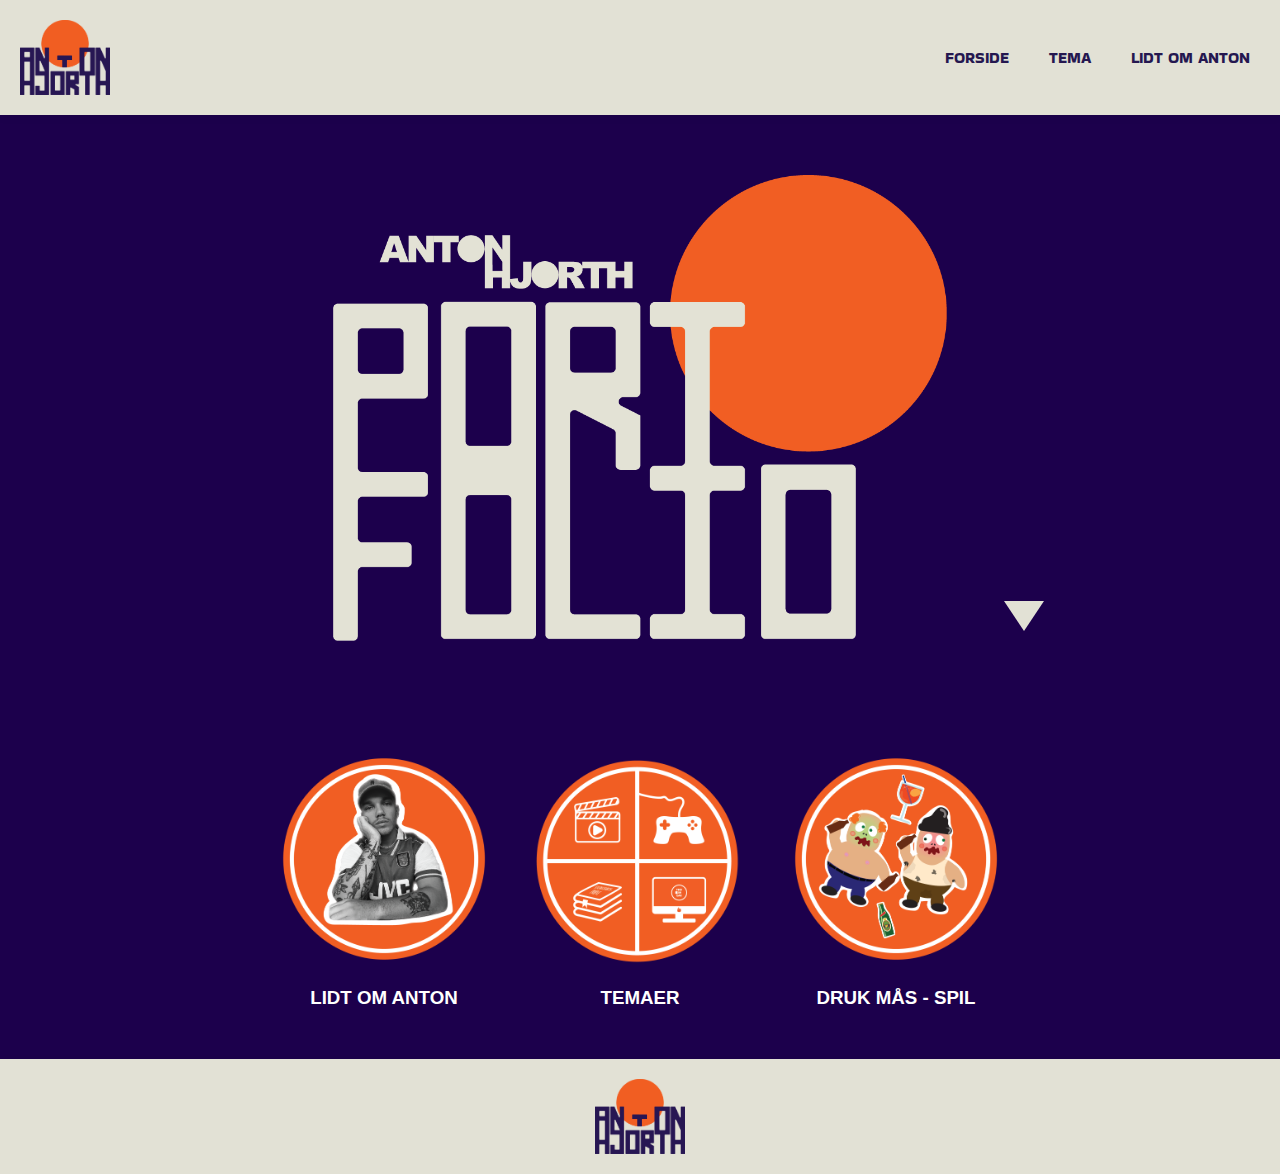
<file: index.html>
<!DOCTYPE html>
<html lang="da">

<head>
    <meta charset="UTF-8">
    <meta http-equiv="X-UA-Compatible" content="IE=edge">
    <meta name="viewport" content="width=device-width, initial-scale=1.0">
    <link rel="icon" href="billeder/fav_icon.webp" type="image/x-icon">
    <link rel="shortcut icon" href="billeder/fav_icon.webp" type="image/x-icon">
    <link rel="stylesheet" href="menu.css">
    <link rel="stylesheet" href="general.css">
    <link rel="stylesheet" href="index.css">
    <link rel="preconnect" href="https://fonts.googleapis.com">
    <link rel="preconnect" href="https://fonts.gstatic.com" crossorigin>
    <link href="https://fonts.googleapis.com/css2?family=Bakbak+One&display=swap" rel="stylesheet">
    <title>Forside</title>

</head>

<body>
    <header>
        <div class="logo">
            <a href="/">
                <img src="billeder/logo_ide2.webp" alt="Logo">
            </a>
        </div>
        <nav>
            <ul class="menu">
                <li><a href="index.html">FORSIDE</a></li>
                <li class="dropdown" id="temaDropdown">
                    <a href="tema.html">TEMA</a>
                    <div class="dropdown-content">
                        <a href="tema2.html">STUDIESTARTSPRØVE</a>
                        <a href="tema3.html">UX/UI</a>
                        <a href="tema4.html">ANIMATION</a>
                        <a href="tema5.html">INDHOLD</a>
                    </div>
                </li>
                <li><a href="ommig.html">LIDT OM ANTON</a></li>
            </ul>
            <div class="burger">
                <div class="line"></div>
                <div class="line"></div>
                <div class="line"></div>
            </div>
        </nav>
    </header>
    <main>

        <div class="forside_logo">
            <img src="billeder/forside_logo3.webp" alt="">
        </div>

        <div class="kig_ned_pil"></div>

        <div class="tema_box_container">
            <div class="#"> </div>
            <div class="tema_box">
                <div class="tema_ikon">
                    <a href="ommig.html">
                        <img src="billeder/anton_box.webp" alt="Billede af Anton Hjorth"></a>
                </div>
                <h3>LIDT OM ANTON</h3>
            </div>

            <div class="display_none">
                <h1>⦁⦿⦁</h1>
            </div>

            <div class="tema_box">
                <div class="tema_ikon">
                    <a href="tema.html">
                        <img src="billeder/temaer.webp" alt="tema 3 ikon">
                    </a>
                </div>

                <h3>TEMAER</h3>
            </div>

            <div class="display_none">
                <h1>⦁⦿⦁</h1>
            </div>

            <div class="tema_box">
                <div class="tema_ikon">
                    <a href="https://deerbuster.dk/kea/04_animation/website/spil.html" target="_blank">
                        <img src="billeder/druk_mas_ikon.webp" alt="Druk Mås ikon">
                    </a>
                </div>

                <h3>DRUK MÅS - SPIL</h3>
            </div>

            <div class="display_none">
                <h1>⦁⦿⦁</h1>
            </div>
        </div>
    </main>

    <footer>
        <div class="logo">
            <a href="index.html">
                <img src="billeder/logo_ide2.webp" alt="Logo">
            </a>
        </div>
    </footer>

    <script src="menu.js"></script>
</body>

</html>
</file>
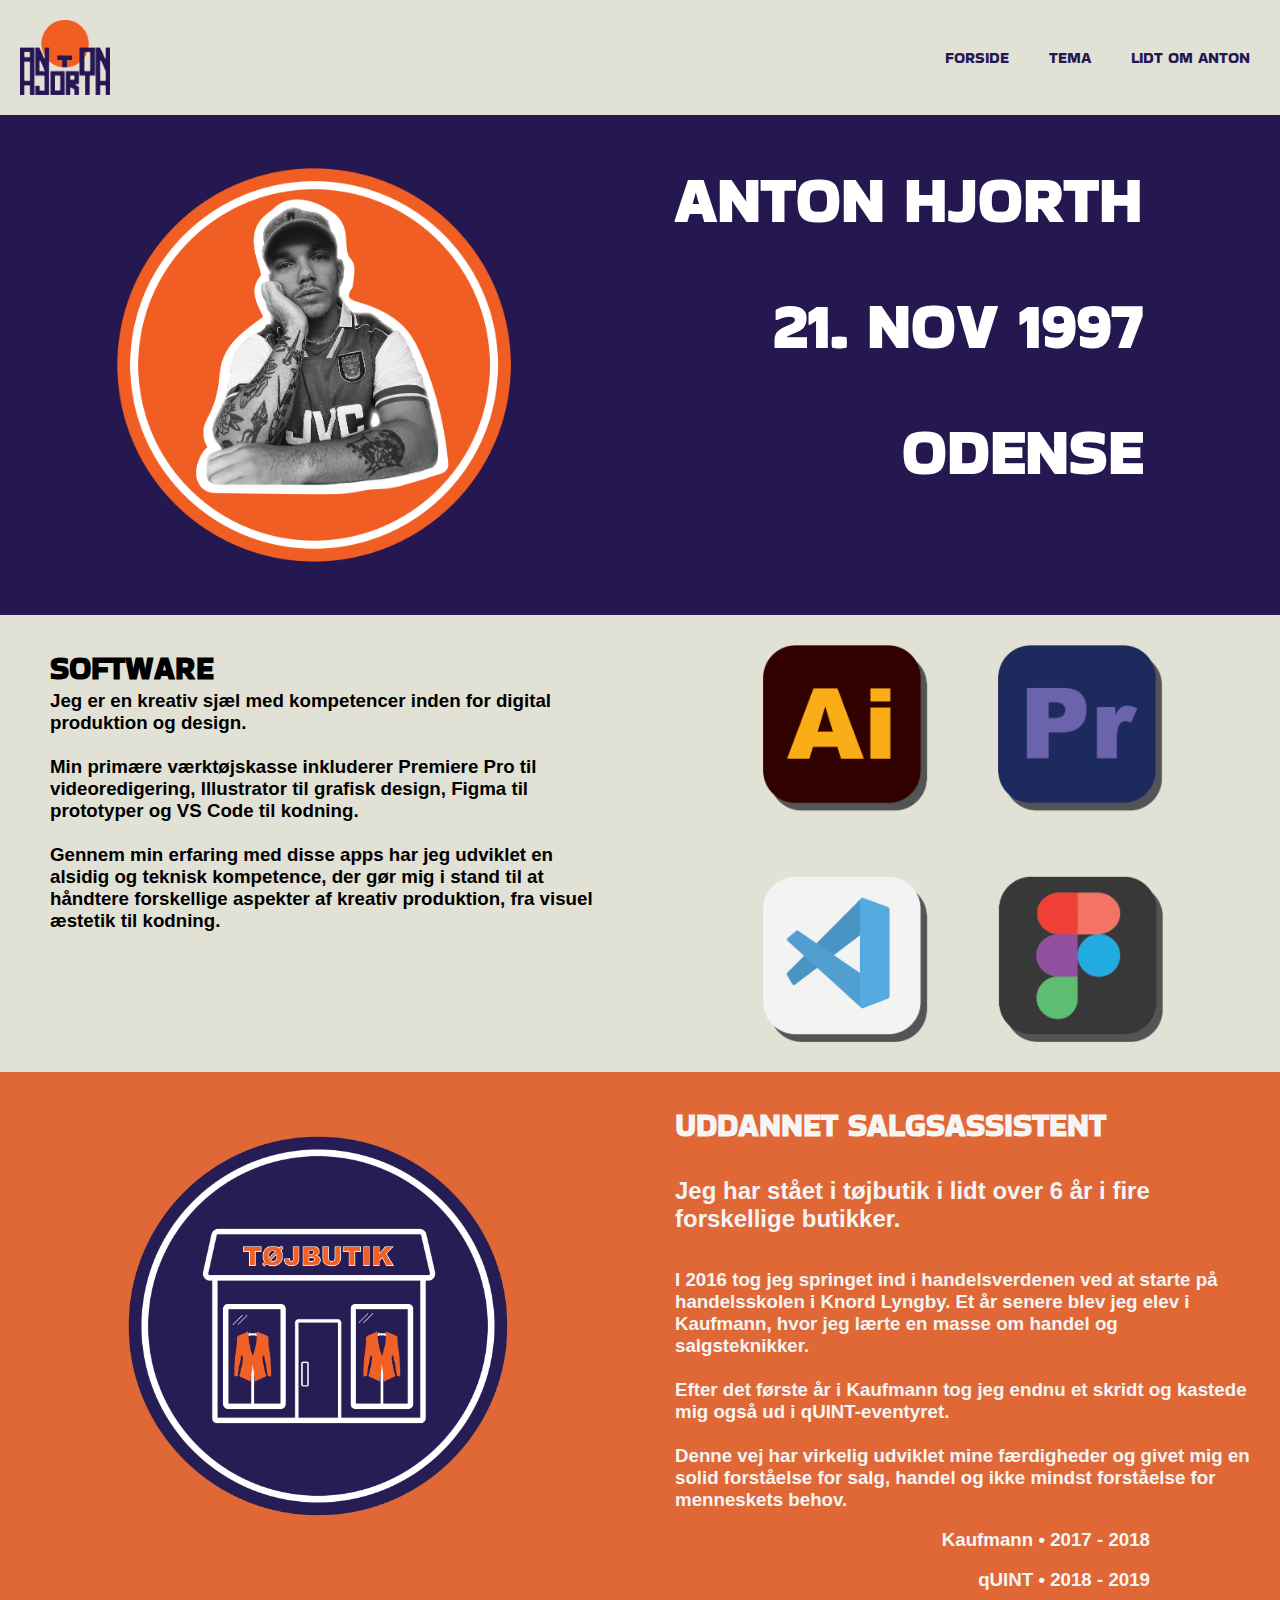
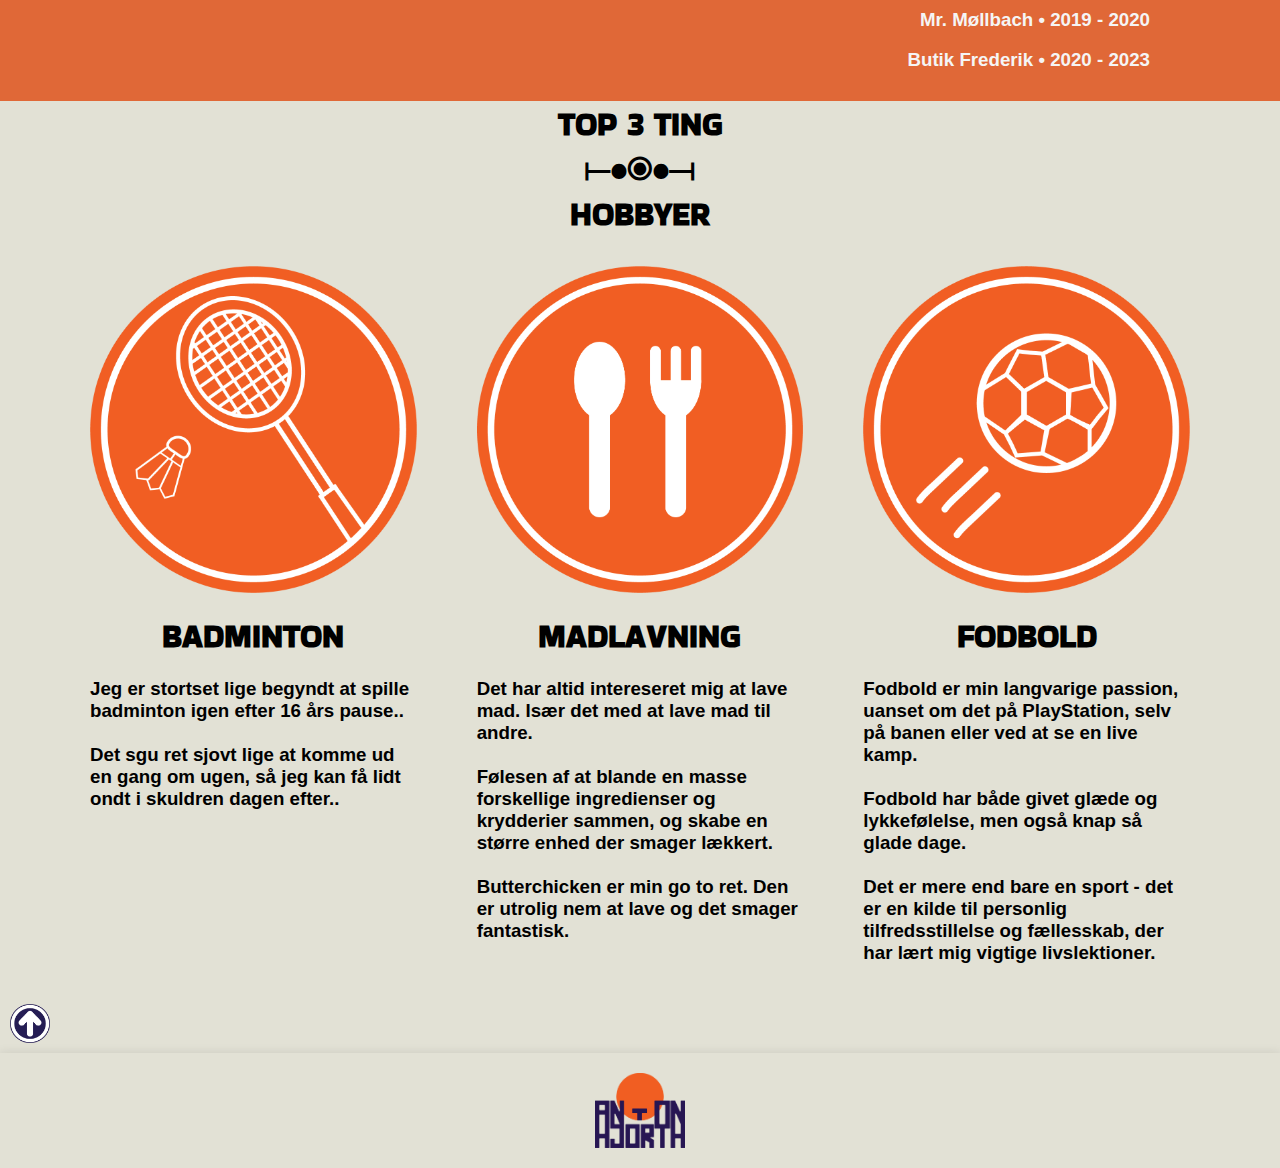
<file: ommig.html>
<!DOCTYPE html>
<html lang="da">

<head>
    <meta charset="UTF-8">
    <meta http-equiv="X-UA-Compatible" content="IE=edge">
    <meta name="viewport" content="width=device-width, initial-scale=1.0">
    <link rel="icon" href="billeder/fav_icon.webp" type="image/x-icon">
    <link rel="shortcut icon" href="billeder/fav_icon.webp" type="image/x-icon">
    <link rel="stylesheet" href="menu.css">
    <link rel="stylesheet" href="general.css">
    <link rel="stylesheet" href="ommig.css">
    <link rel="preconnect" href="https://fonts.googleapis.com">
    <link rel="preconnect" href="https://fonts.gstatic.com" crossorigin>
    <link href="https://fonts.googleapis.com/css2?family=Bakbak+One&display=swap" rel="stylesheet">
    <title>Om mig</title>

</head>

<body>
    <header>
        <div class="logo">
            <a href="index.html">
                <img src="billeder/logo_ide2.webp" alt="Logo">
            </a>
        </div>

        <nav>
            <ul class="menu">
                <li><a href="index.html">FORSIDE</a></li>
                <li class="dropdown">
                    <a href="tema.html">TEMA</a>
                    <div class="dropdown-content">
                        <a href="tema2.html">STUDIESTARTSPRØVE</a>
                        <a href="tema3.html">UX/UI</a>
                        <a href="tema4.html">ANIMATION</a>
                        <a href="tema5.html">INDHOLD</a>
                    </div>
                </li>
                <li><a href="ommig.html">LIDT OM ANTON</a></li>
            </ul>
            <div class="burger">
                <div class="line"></div>
                <div class="line"></div>
                <div class="line"></div>
            </div>
        </nav>
    </header>
    <main>
        <div class="info_container">
            <div class="anton">
                <img src="billeder/anton_box.webp" alt="Anton Hjorth">
            </div>
            <div class="navn">
                <h1>ANTON HJORTH</h1>
                <br>
                <h1>21. NOV 1997</h1>
                <br>
                <h1>ODENSE</h1>
            </div>
        </div>

        <div class="kompetencer_container">
            <div class="kompetencer_text">
                <h1>SOFTWARE</h1>

                <h3>Jeg er en kreativ sjæl med kompetencer inden for digital produktion og design.
                    <br><br>
                    Min primære værktøjskasse inkluderer Premiere Pro til videoredigering, Illustrator til grafisk
                    design,
                    Figma til
                    prototyper og VS Code til kodning.
                    <br><br>
                    Gennem min erfaring med disse apps har jeg udviklet en alsidig og teknisk kompetence, der gør mig i
                    stand til at
                    håndtere forskellige aspekter af kreativ produktion, fra visuel æstetik til kodning.
                </h3>
            </div>
            <div class="ikoner">
                <img src="billeder/ikoner.webp" alt="ikoner semi redesign">
            </div>
            <div class="ikoner_inline">
                <img src="billeder/ikoner_inline.webp" alt="ikoner semi redesign">
            </div>
        </div>


        <div class="uddannelse_container">
            <div class="tojbutik">
                <img src="billeder/tojbutik.webp" alt="Tøjbutik ikon">
            </div>
            <div class="uddannelse_text">
                <h1>UDDANNET SALGSASSISTENT</h1>
                <div class="year6">
                    <h2>Jeg har stået i tøjbutik i lidt
                        over 6 år i fire forskellige butikker.</h2>
                </div>
                <br><br>
                <h3>I 2016 tog jeg springet ind i handelsverdenen ved at starte på handelsskolen i Knord Lyngby. Et år
                    senere blev jeg elev
                    i Kaufmann, hvor jeg lærte en masse om handel og salgsteknikker.
                    <br><br>
                    Efter det første år i Kaufmann tog
                    jeg endnu et
                    skridt og kastede mig også ud i qUINT-eventyret.
                    <br><br>
                    Denne vej har virkelig udviklet mine færdigheder
                    og givet mig en
                    solid forståelse for salg, handel og ikke mindst forståelse for menneskets behov.
                </h3>
                <br>
                <div class="cv">
                    <h3>Kaufmann • 2017 - 2018</h3>
                    <br>
                    <h3>qUINT • 2018 - 2019</h3>
                    <br>
                    <h3>Mr. Møllbach • 2019 - 2020</h3>
                    <br>
                    <h3>Butik Frederik • 2020 - 2023</h3>
                </div>
            </div>
        </div>

        <div class="top3">
            <h1>TOP 3 TING</h1>
            <h1>⟝⦁⦿⦁⟞</h1>
            <h1>HOBBYER</h1>

            <div class="top3_container">
                <div class="badminton_container">

                    <div class="ikon">
                        <img src="billeder/badminton_ikon.webp" alt="badminton ikon">
                    </div>
                    <div class="top3_overskrift">
                        <h1>BADMINTON</h1>
                    </div>
                    <div class="top3_text">
                        <h3>Jeg er stortset lige begyndt at spille
                            badminton igen efter 16 års pause..
                            <br> <br>
                            Det sgu ret sjovt lige at komme ud
                            en gang om ugen, så jeg kan få lidt ondt i skuldren dagen efter..
                        </h3>
                    </div>
                </div>
                <div class="display_none">
                    <h1>⦁⦿⦁</h1>
                </div>
                <div class="mad_container">
                    <div class="ikon">
                        <img src="billeder/mad_ikon.webp" alt="madlavning ikon">
                    </div>
                    <div class="top3_overskrift">
                        <h1>MADLAVNING</h1>
                    </div>
                    <div class="top3_text">
                        <h3>Det har altid intereseret mig at lave mad. Især det
                            med at lave mad til andre.
                            <br><br>
                            Følesen af at blande en masse forskellige ingredienser og krydderier sammen,
                            og skabe en større enhed der smager lækkert.
                            <br><br>
                            Butterchicken er min go to ret. Den er utrolig nem at lave og det smager fantastisk.
                        </h3>
                    </div>
                </div>
                <div class="display_none">
                    <h1>⦁⦿⦁</h1>
                </div>
                <div class="fodbold_container">
                    <div class="ikon">
                        <img src="billeder/fodbold_ikon.webp" alt="madlavning ikon">
                    </div>
                    <div class="top3_overskrift">
                        <h1>FODBOLD</h1>
                    </div>
                    <div class="top3_text">
                        <h3>Fodbold er min langvarige passion, uanset om det på PlayStation, selv på banen
                            eller ved at se en live kamp.
                            <br> <br>
                            Fodbold har både givet glæde og lykkefølelse, men også knap så glade dage.
                            <br> <br>
                            Det er mere end bare en sport -
                            det er en kilde til personlig tilfredsstillelse og fællesskab, der har lært mig vigtige
                            livslektioner.
                        </h3>
                    </div>
                </div>
            </div>
        </div>
        <div class="top">
            <a href="#top">
                <img src="billeder/pil_op.webp" alt="pil op">
            </a>
        </div>
    </main>
    <footer>
        <div class="logo">
            <a href="index.html">
                <img src="billeder/logo_ide2.webp" alt="Logo">
            </a>
        </div>
    </footer>


    <script src="menu.js"></script>
</body>

</html>
</file>
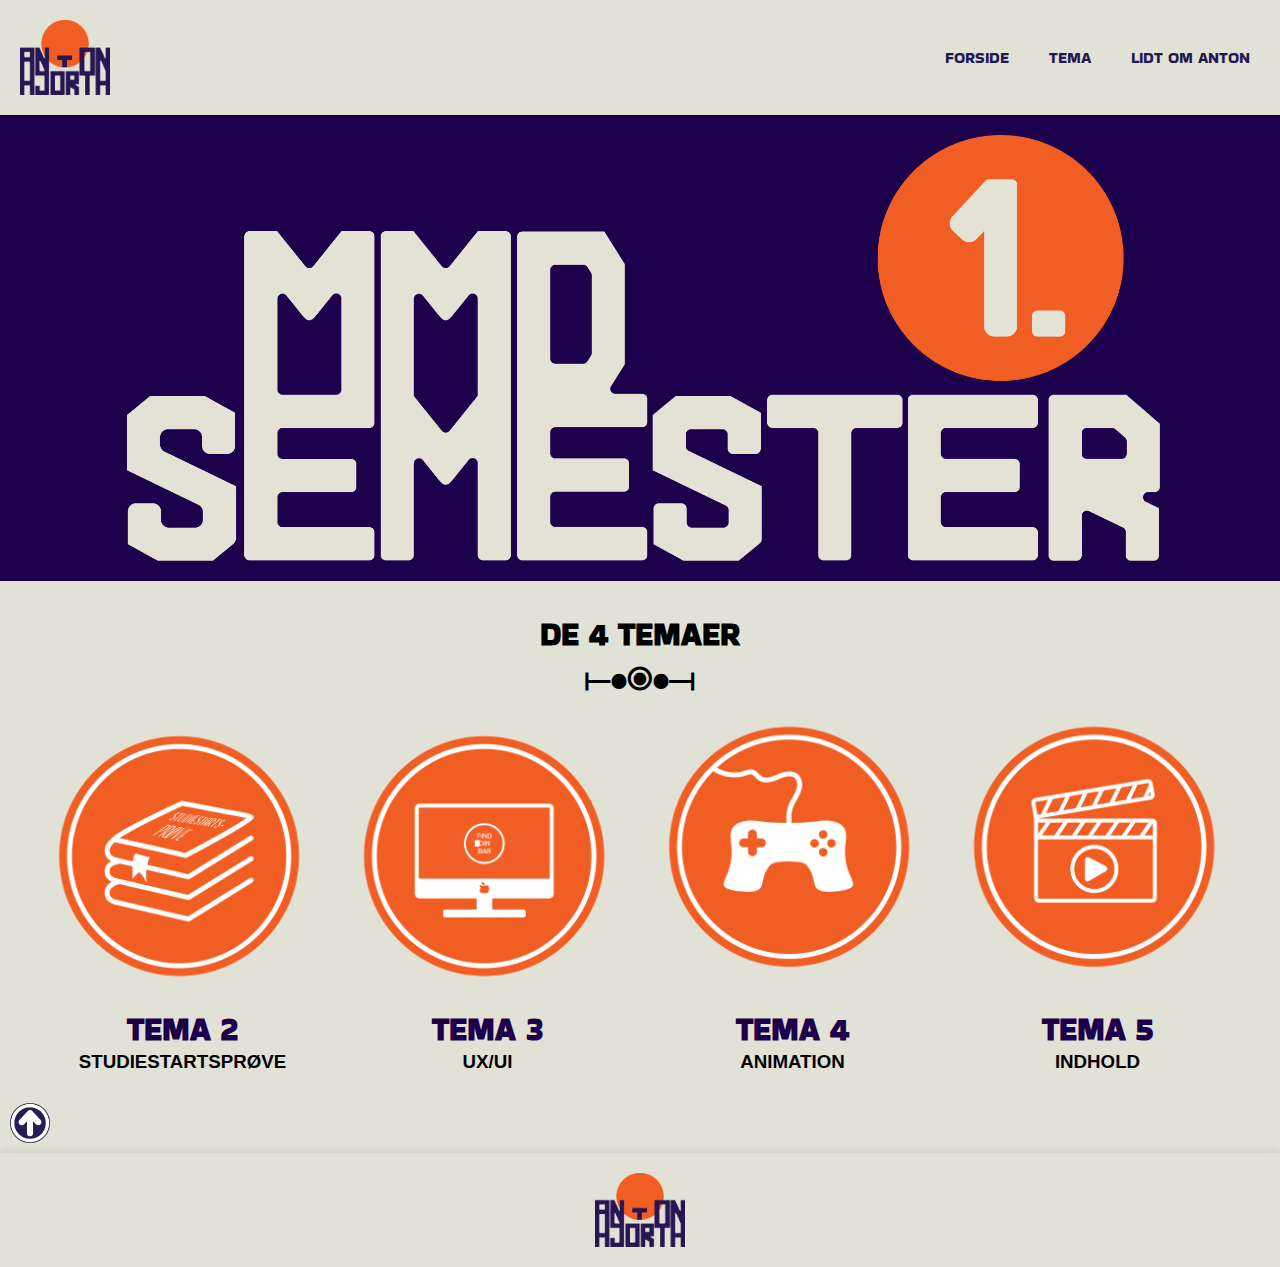
<file: tema.html>
<!DOCTYPE html>
<html lang="da">

<head>
    <meta charset="UTF-8">
    <meta http-equiv="X-UA-Compatible" content="IE=edge">
    <meta name="viewport" content="width=device-width, initial-scale=1.0">
    <link rel="icon" href="billeder/fav_icon.webp" type="image/x-icon">
    <link rel="shortcut icon" href="billeder/fav_icon.webp" type="image/x-icon">
    <link rel="stylesheet" href="menu.css">
    <link rel="stylesheet" href="general.css">
    <link rel="stylesheet" href="tema.css">
    <link rel="preconnect" href="https://fonts.googleapis.com">
    <link rel="preconnect" href="https://fonts.gstatic.com" crossorigin>
    <link href="https://fonts.googleapis.com/css2?family=Bakbak+One&display=swap" rel="stylesheet">
    <title>Tema</title>

</head>

<body>
    <header>
        <div class="logo">
            <a href="index.html">
                <img src="billeder/logo_ide2.webp" alt="Logo">
            </a>
        </div>
        <nav>
            <ul class="menu">
                <li><a href="index.html">FORSIDE</a></li>
                <li class="dropdown">
                    <a href="tema.html">TEMA</a>
                    <div class="dropdown-content">
                        <a href="tema2.html">STUDIESTARTSPRØVE</a>
                        <a href="tema3.html">UX/UI</a>
                        <a href="tema4.html">ANIMATION</a>
                        <a href="tema5.html">INDHOLD</a>
                    </div>
                </li>
                <li><a href="ommig.html">LIDT OM ANTON</a></li>
            </ul>
            <div class="burger">
                <div class="line"></div>
                <div class="line"></div>
                <div class="line"></div>
            </div>
        </nav>
    </header>
    <main>
        <div class="overskrift">
            <!-- <h1>MMD 1. SEMESTER</h1> -->
            <img src="billeder/mmd1.webp" alt="">
        </div>
        <div class="mmd_tema">
            <h1>DE 4 TEMAER</h1>
            <h1>⟝⦁⦿⦁⟞</h1>
        </div>
        <div class="tema_box_container">

            <div class="tema_box">
                <div class="box">
                    <a href="tema2.html">
                        <img src="billeder/studiestarts.webp" alt="studiestartsprøve ikon">
                    </a>
                </div>

                <a href="tema2.html">
                    <h1>TEMA 2</h1>
                </a>
                <h3>STUDIESTARTSPRØVE</h3>
            </div>
            <div class="display_none">
                <h1>⦁⦿⦁</h1>
            </div>
            <div class="tema_box">
                <div class="box">
                    <a href="tema3.html">
                        <img src="billeder/tema3.webp" alt="tema 3 ikon">
                    </a>
                </div>

                <a href="tema3.html">
                    <h1>TEMA 3</h1>
                </a>
                <h3>UX/UI</h3>
            </div>
            <div class="display_none">
                <h1>⦁⦿⦁</h1>
            </div>
            <div class="tema_box">
                <div class="box">
                    <a href="tema4.html">
                        <img src="billeder/tema4.webp" alt="tema 4 ikon">
                    </a>
                </div>
                <a href="tema4.html">
                    <h1>TEMA 4</h1>
                </a>
                <h3>ANIMATION</h3>
            </div>
            <div class="display_none">
                <h1>⦁⦿⦁</h1>
            </div>
            <div class="tema_box">
                <div class="box">
                    <a href="tema5.html">
                        <img src="billeder/tema5.webp" alt="tema 5 ikon">
                    </a>
                </div>
                <a href="tema5.html">
                    <h1>TEMA 5</h1>
                </a>
                <h3>INDHOLD</h3>
            </div>
        </div>
        <div class="top">
            <a href="#top">
                <img src="billeder/pil_op.webp" alt="pil op">
            </a>
        </div>
    </main>

    <footer>
        <div class="logo">
            <a href="index.html">
                <img src="billeder/logo_ide2.webp" alt="Logo">
            </a>
        </div>
    </footer>

    <script src="menu.js"></script>
</body>

</html>
</file>
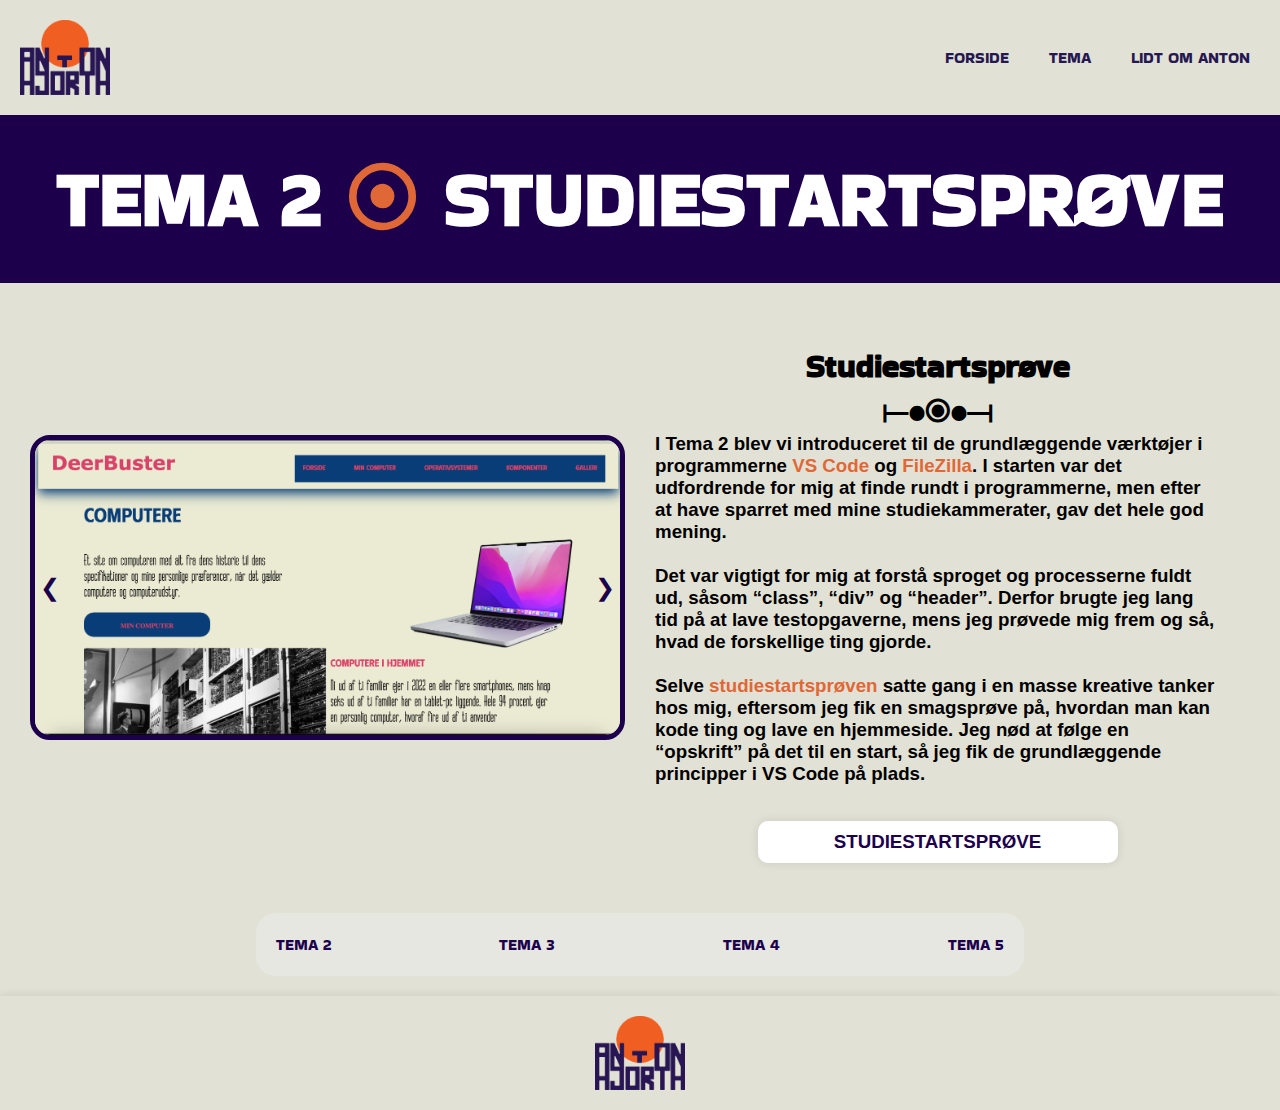
<file: tema2.html>
<!DOCTYPE html>
<html lang="da">

<head>
    <meta charset="UTF-8">
    <meta http-equiv="X-UA-Compatible" content="IE=edge">
    <meta name="viewport" content="width=device-width, initial-scale=1.0">
    <link rel="icon" href="billeder/fav_icon.webp" type="image/x-icon">
    <link rel="shortcut icon" href="billeder/fav_icon.webp" type="image/x-icon">
    <link rel="stylesheet" href="menu.css">
    <link rel="stylesheet" href="general.css">
    <link rel="stylesheet" href="tema_general.css">
    <link rel="preconnect" href="https://fonts.googleapis.com">
    <link rel="preconnect" href="https://fonts.gstatic.com" crossorigin>
    <link href="https://fonts.googleapis.com/css2?family=Bakbak+One&display=swap" rel="stylesheet">
    <title>Tema 2</title>

</head>

<body>
    <header>
        <div class="logo">
            <a href="index.html">
                <img src="billeder/logo_ide2.webp" alt="Logo">
            </a>
        </div>
        <nav>
            <ul class="menu">
                <li><a href="index.html">FORSIDE</a></li>
                <li class="dropdown">
                    <a href="tema.html">TEMA</a>
                    <div class="dropdown-content">
                        <a href="tema2.html">STUDIESTARTSPRØVE</a>
                        <a href="tema3.html">UX/UI</a>
                        <a href="tema4.html">ANIMATION</a>
                        <a href="tema5.html">INDHOLD</a>
                    </div>
                </li>
                <li><a href="ommig.html">LIDT OM ANTON</a></li>
            </ul>
            <div class="burger">
                <div class="line"></div>
                <div class="line"></div>
                <div class="line"></div>
            </div>
        </nav>
    </header>
    <main>
        <div class="overskrift">
            <h1>TEMA 2 <span class="css">⦿</span> STUDIESTARTSPRØVE</h1>
        </div>

        <div class="tema_container">
            <div class="billede">
                <div class="carousel">
                    <div class="carousel-container">
                        <div class="carousel-item"><img src="billeder/db_forside.png" alt="Billede 1"></div>
                        <div class="carousel-item"><img src="billeder/db_galleri.png" alt="Billede 2"></div>
                        <div class="carousel-item"><img src="billeder/db_min_pc.png" alt="Billede 3"></div>
                        <!-- Tilføj flere billeder efter behov -->
                    </div>
                    <button class="carousel-btn prev" onclick="prevSlide()">❮</button>
                    <button class="carousel-btn next" onclick="nextSlide()">❯</button>
                </div>
            </div>
            <div class="tekst">
                <div class="center">
                    <h1>Studiestartsprøve</h1>
                    <h1>⟝⦁⦿⦁⟞</h1>
                </div>
                <h3>I Tema 2 blev vi introduceret til de grundlæggende værktøjer i programmerne <span class="css">VS
                        Code</span> og <span class="css">FileZilla</span>. I
                    starten var det
                    udfordrende for mig at finde rundt i programmerne, men efter at have sparret med mine
                    studiekammerater, gav det hele god
                    mening.
                    <br> <br>
                    Det var vigtigt for mig at forstå sproget og processerne fuldt ud, såsom “class”, “div” og
                    “header”. Derfor
                    brugte jeg lang tid på at lave testopgaverne, mens jeg prøvede mig frem og så, hvad de forskellige
                    ting gjorde.
                    <br> <br>
                    Selve <span class="css">studiestartsprøven</span> satte gang i en masse kreative tanker hos mig,
                    eftersom jeg fik en
                    smagsprøve på, hvordan man
                    kan kode ting og lave en hjemmeside. Jeg nød at følge en “opskrift” på det til en start, så jeg fik
                    de grundlæggende
                    principper i VS Code på plads.
                </h3>
                <br><br>
                <div class="links">
                    <a href="https://deerbuster.dk/kea/02_web/01_website/website/index.html" target="_blank">
                        <h3>
                            STUDIESTARTSPRØVE
                        </h3>
                    </a>
                </div>

            </div>
        </div>
        <ul class="menuer">
            <li><a href="tema2.html">TEMA 2</a></li>
            <li><a href="tema3.html">TEMA 3</a></li>
            <li><a href="tema4.html">TEMA 4</a></li>
            <li><a href="tema5.html">TEMA 5</a></li>
        </ul>
    </main>

    <footer>
        <div class="logo">
            <a href="index.html">
                <img src="billeder/logo_ide2.webp" alt="Logo">
            </a>
        </div>
    </footer>

    <script src="menu.js"></script>
</body>

</html>
</file>
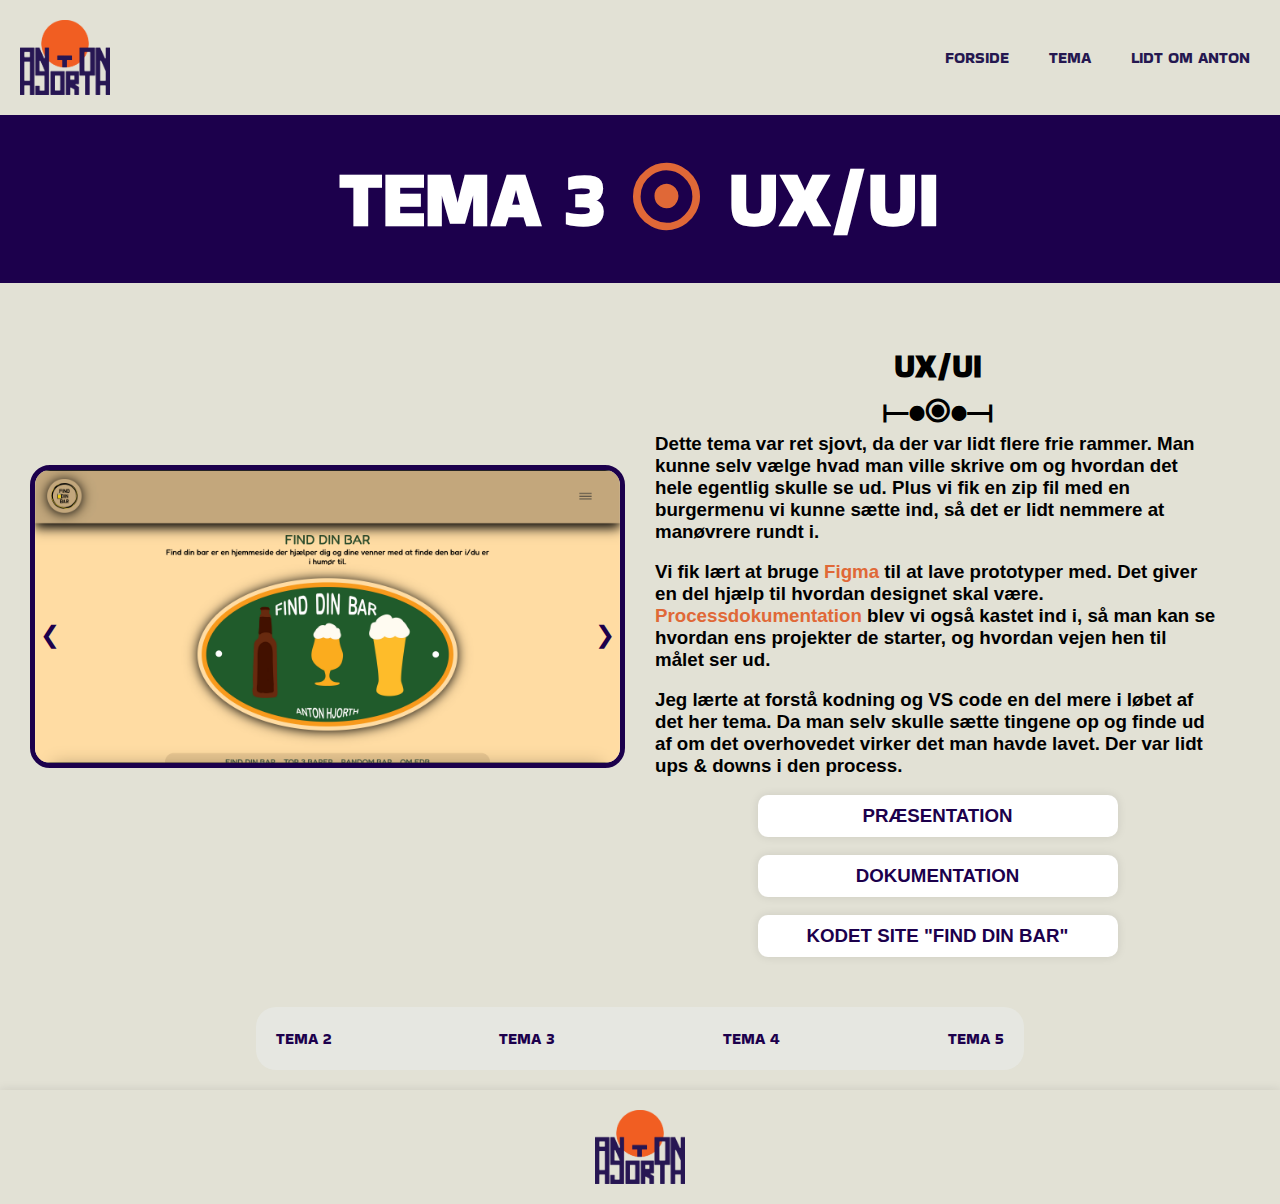
<file: tema3.html>
<!DOCTYPE html>
<html lang="da">

<head>
    <meta charset="UTF-8">
    <meta http-equiv="X-UA-Compatible" content="IE=edge">
    <meta name="viewport" content="width=device-width, initial-scale=1.0">
    <link rel="icon" href="billeder/fav_icon.webp" type="image/x-icon">
    <link rel="shortcut icon" href="billeder/fav_icon.webp" type="image/x-icon">
    <link rel="stylesheet" href="menu.css">
    <link rel="stylesheet" href="general.css">
    <link rel="stylesheet" href="tema_general.css">
    <link rel="preconnect" href="https://fonts.googleapis.com">
    <link rel="preconnect" href="https://fonts.gstatic.com" crossorigin>
    <link href="https://fonts.googleapis.com/css2?family=Bakbak+One&display=swap" rel="stylesheet">
    <title>Tema 3</title>

</head>

<body>
    <header>
        <div class="logo">
            <a href="index.html">
                <img src="billeder/logo_ide2.webp" alt="Logo">
            </a>
        </div>
        <nav>
            <ul class="menu">
                <li><a href="index.html">FORSIDE</a></li>
                <li class="dropdown">
                    <a href="tema.html">TEMA</a>
                    <div class="dropdown-content">
                        <a href="tema2.html">STUDIESTARTSPRØVE</a>
                        <a href="tema3.html">UX/UI</a>
                        <a href="tema4.html">ANIMATION</a>
                        <a href="tema5.html">INDHOLD</a>
                    </div>
                </li>
                <li><a href="ommig.html">LIDT OM ANTON</a></li>
            </ul>
            <div class="burger">
                <div class="line"></div>
                <div class="line"></div>
                <div class="line"></div>
            </div>
        </nav>
    </header>
    <main>
        <div class="overskrift">
            <h1>TEMA 3 <span class="css">⦿</span> UX/UI</h1>
        </div>

        <div class="tema_container">
            <div class="billede">
                <div class="carousel">
                    <div class="carousel-container">
                        <div class="carousel-item"><img src="billeder/fdb_forside.png" alt="Billede 1"></div>
                        <div class="carousel-item"><img src="billeder/fdb_figma.png" alt="Billede 2"></div>
                        <div class="carousel-item"><img src="billeder/fdb_styletile.png" alt="Billede 3"></div>
                        <div class="carousel-item"><img src="billeder/fdb_gridlayout.png" alt="Billede 4"></div>
                        <div class="carousel-item"><img src="billeder/fdb_random.png" alt="Billede 5"></div>


                    </div>
                    <button class="carousel-btn prev" onclick="prevSlide()">❮</button>
                    <button class="carousel-btn next" onclick="nextSlide()">❯</button>
                </div>
            </div>
            <div class="tekst">
                <div class="center">
                    <h1>UX/UI</h1>
                    <h1>⟝⦁⦿⦁⟞</h1>
                </div>
                <h3>Dette tema var ret sjovt, da der var lidt flere frie rammer. Man kunne selv vælge hvad man ville
                    skrive om og hvordan
                    det hele egentlig skulle se ud. Plus vi fik en zip fil med en burgermenu vi kunne sætte ind, så det
                    er lidt
                    nemmere at manøvrere rundt i.</h3>
                <br>
                <h3>Vi fik lært at bruge <span class="css">Figma</span> til at lave prototyper med. Det giver en del
                    hjælp til hvordan designet skal være. <span class="css">Processdokumentation</span> blev vi også
                    kastet ind i, så man kan
                    se hvordan ens projekter de starter, og hvordan vejen hen til målet ser ud.
                </h3>
                <br>
                <h3>Jeg lærte at forstå kodning og VS code en del mere i løbet af det her tema. Da man selv skulle sætte
                    tingene op og finde
                    ud af om det overhovedet virker det man havde lavet. Der var lidt ups & downs i den process.</h3>
                <br>

                <div class="links">
                    <a href="https://studkea-my.sharepoint.com/:p:/r/personal/anhj0001_stud_kea_dk/Documents/Presentation.pptx?d=w12f1d340d54049be9e56365149b83c6d&csf=1&web=1&e=qWYPIJ"
                        target="_blank">
                        <h3>PRÆSENTATION</h3>
                    </a>
                </div>
                <br>
                <div class="links">
                    <a href="https://studkea-my.sharepoint.com/:w:/r/personal/anhj0001_stud_kea_dk/Documents/Document.docx?d=w5772d03f63df4ac8a2f4211de601a210&csf=1&web=1&e=7Rb6kz"
                        target="_blank">
                        <h3>DOKUMENTATION</h3>
                    </a>
                </div>
                <br>
                <div class="links">
                    <a href="https://deerbuster.dk/kea/03_ux/01_ux_website/01_ux_website/" target="_blank">
                        <h3>KODET SITE "FIND DIN BAR"</h3>
                    </a>
                </div>
            </div>
        </div>
        <ul class="menuer">
            <li><a href="tema2.html">TEMA 2</a></li>
            <li><a href="tema3.html">TEMA 3</a></li>
            <li><a href="tema4.html">TEMA 4</a></li>
            <li><a href="tema5.html">TEMA 5</a></li>
        </ul>
    </main>

    <footer>
        <div class="logo">
            <a href="index.html">
                <img src="billeder/logo_ide2.webp" alt="Logo">
            </a>
        </div>
    </footer>

    <script src="menu.js"></script>
</body>

</html>
</file>
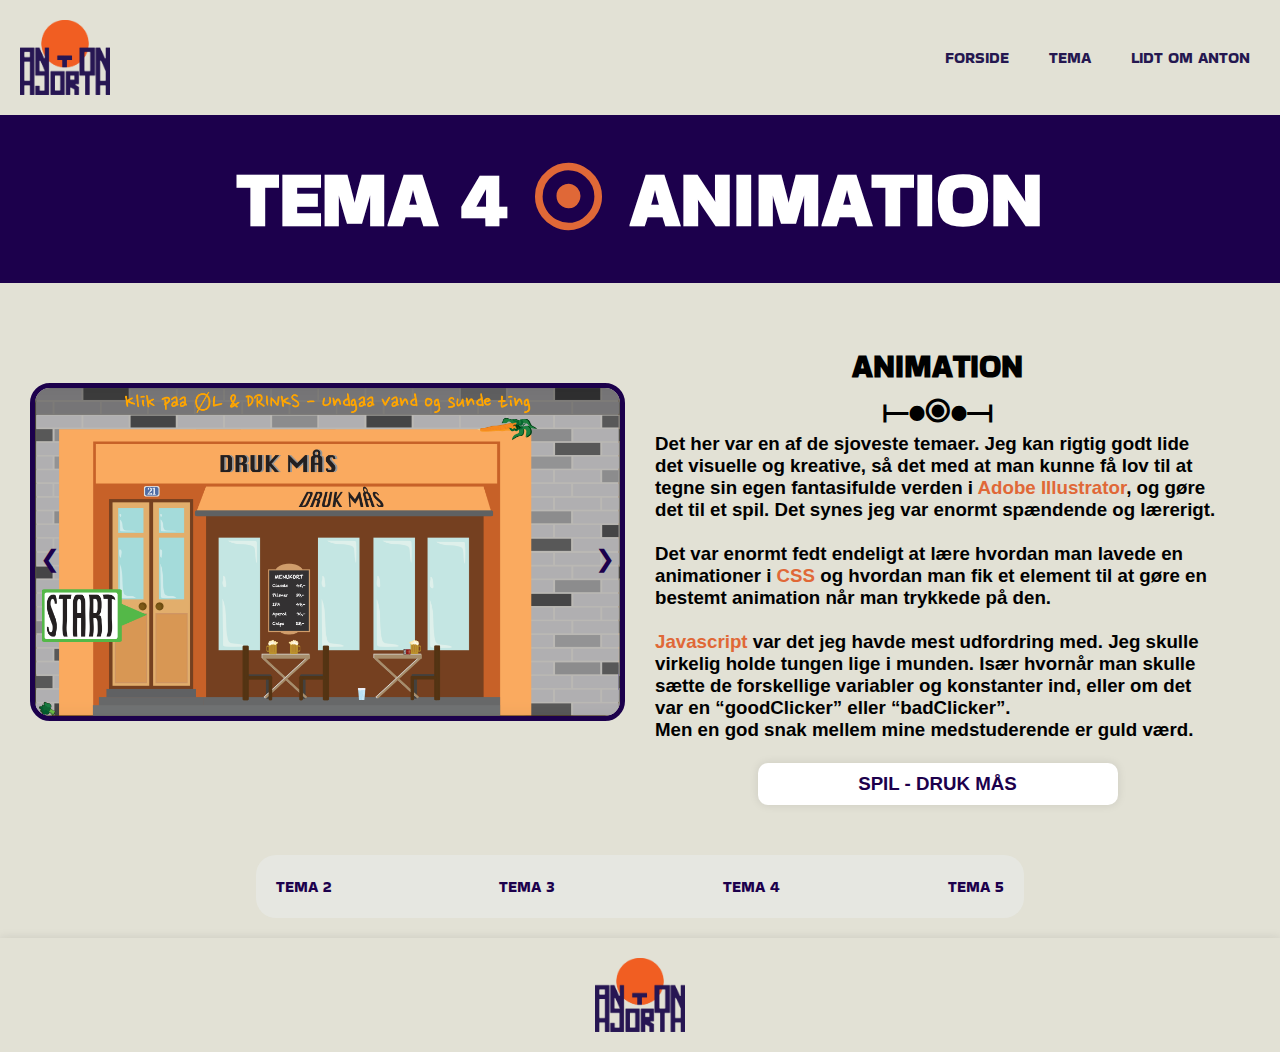
<file: tema4.html>
<!DOCTYPE html>
<html lang="da">

<head>
    <meta charset="UTF-8">
    <meta http-equiv="X-UA-Compatible" content="IE=edge">
    <meta name="viewport" content="width=device-width, initial-scale=1.0">
    <link rel="icon" href="billeder/fav_icon.webp" type="image/x-icon">
    <link rel="shortcut icon" href="billeder/fav_icon.webp" type="image/x-icon">
    <link rel="stylesheet" href="menu.css">
    <link rel="stylesheet" href="general.css">
    <link rel="stylesheet" href="tema_general.css">
    <link rel="preconnect" href="https://fonts.googleapis.com">
    <link rel="preconnect" href="https://fonts.gstatic.com" crossorigin>
    <link href="https://fonts.googleapis.com/css2?family=Bakbak+One&display=swap" rel="stylesheet">
    <title>Tema 4</title>

</head>

<body>
    <header>
        <div class="logo">
            <a href="index.html">
                <img src="billeder/logo_ide2.webp" alt="Logo">
            </a>
        </div>
        <nav>
            <ul class="menu">
                <li><a href="index.html">FORSIDE</a></li>
                <li class="dropdown">
                    <a href="tema.html">TEMA</a>
                    <div class="dropdown-content">
                        <a href="tema2.html">STUDIESTARTSPRØVE</a>
                        <a href="tema3.html">UX/UI</a>
                        <a href="tema4.html">ANIMATION</a>
                        <a href="tema5.html">INDHOLD</a>
                    </div>
                </li>
                <li><a href="ommig.html">LIDT OM ANTON</a></li>
            </ul>
            <div class="burger">
                <div class="line"></div>
                <div class="line"></div>
                <div class="line"></div>
            </div>
        </nav>
    </header>
    <main>
        <div class="overskrift">
            <h1>TEMA 4 <span class="css">⦿</span> ANIMATION</h1>
        </div>

        <div class="tema_container">

            <div class="billede">
                <div class="carousel">
                    <div class="carousel-container">
                        <div class="carousel-item"><img src="billeder/dm_start.png" alt="Billede 1"></div>
                        <div class="carousel-item"><img src="billeder/dm_spil.png" alt="Billede 2"></div>
                        <div class="carousel-item"><img src="billeder/dm_winner.png" alt="Billede 3"></div>
                        <div class="carousel-item"><img src="billeder/dm_gameover.png" alt="Billede 4"></div>
                        <div class="carousel-item"><img src="billeder/dm_diagram.png" alt="Billede 5"></div>
                    </div>
                    <button class="carousel-btn prev" onclick="prevSlide()">❮</button>
                    <button class="carousel-btn next" onclick="nextSlide()">❯</button>
                </div>
            </div>
            <div class="tekst">
                <div class="center">
                    <h1>ANIMATION</h1>
                    <h1>⟝⦁⦿⦁⟞</h1>
                </div>
                <h3>
                    Det her var en af de sjoveste temaer.
                    Jeg kan rigtig godt lide det visuelle og kreative, så det med
                    at
                    man kunne få lov
                    til at tegne sin egen fantasifulde verden i <span class="css">Adobe Illustrator</span>, og gøre det
                    til et spil.

                    Det synes
                    jeg
                    var enormt
                    spændende og lærerigt.
                    <br><br>
                    Det var enormt fedt endeligt at lære hvordan man lavede en animationer i <span
                        class="css">CSS</span> og hvordan man fik et
                    element
                    til at gøre
                    en bestemt animation når man trykkede på den.
                    <br><br>
                    <span class="css">Javascript</span> var det jeg havde mest udfordring med. Jeg skulle virkelig
                    holde tungen lige i munden.
                    Især
                    hvornår man
                    skulle sætte de forskellige variabler og konstanter ind, eller om det var en “goodClicker” eller
                    “badClicker”. <br>
                    Men en god
                    snak mellem mine medstuderende er guld værd.
                    <br><br>
                </h3>
                <div class="links">
                    <a href="https://deerbuster.dk/kea/04_animation/website/spil.html" target="_blank">
                        <h3>SPIL - DRUK MÅS</h3>
                    </a>
                </div>
            </div>
        </div>
        <ul class="menuer">
            <li><a href="tema2.html">TEMA 2</a></li>
            <li><a href="tema3.html">TEMA 3</a></li>
            <li><a href="tema4.html">TEMA 4</a></li>
            <li><a href="tema5.html">TEMA 5</a></li>
        </ul>
    </main>

    <footer>
        <div class="logo">
            <a href="index.html">
                <img src="billeder/logo_ide2.webp" alt="Logo">
            </a>
        </div>
    </footer>

    <script src="menu.js"></script>
</body>

</html>
</file>
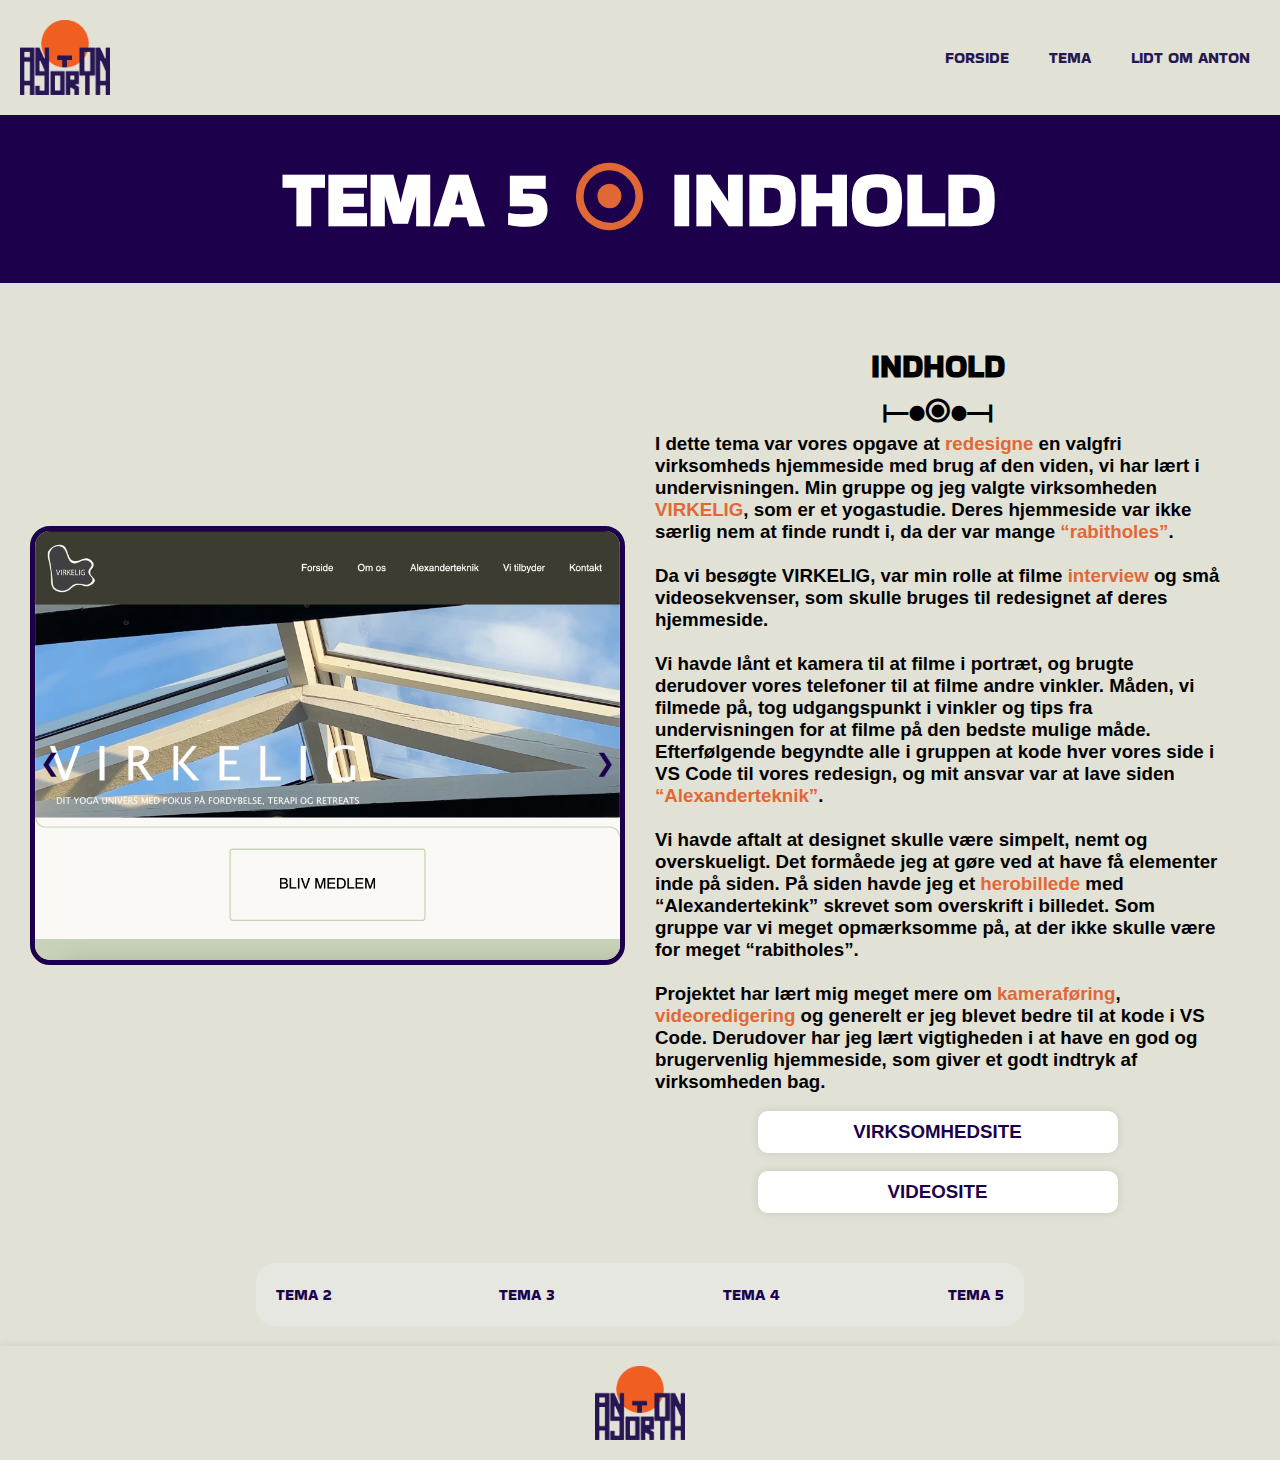
<file: tema5.html>
<!DOCTYPE html>
<html lang="da">

<head>
    <meta charset="UTF-8">
    <meta http-equiv="X-UA-Compatible" content="IE=edge">
    <meta name="viewport" content="width=device-width, initial-scale=1.0">
    <link rel="icon" href="billeder/fav_icon.webp" type="image/x-icon">
    <link rel="shortcut icon" href="billeder/fav_icon.webp" type="image/x-icon">
    <link rel="stylesheet" href="menu.css">
    <link rel="stylesheet" href="general.css">
    <link rel="stylesheet" href="tema_general.css">
    <link rel="preconnect" href="https://fonts.googleapis.com">
    <link rel="preconnect" href="https://fonts.gstatic.com" crossorigin>
    <link href="https://fonts.googleapis.com/css2?family=Bakbak+One&display=swap" rel="stylesheet">
    <title>Tema 5</title>

</head>

<body>
    <header>
        <div class="logo">
            <a href="index.html">
                <img src="billeder/logo_ide2.webp" alt="Logo">
            </a>
        </div>
        <nav>
            <ul class="menu">
                <li><a href="index.html">FORSIDE</a></li>
                <li class="dropdown">
                    <a href="tema.html">TEMA</a>
                    <div class="dropdown-content">
                        <a href="tema2.html">STUDIESTARTSPRØVE</a>
                        <a href="tema3.html">UX/UI</a>
                        <a href="tema4.html">ANIMATION</a>
                        <a href="tema5.html">INDHOLD</a>
                    </div>
                </li>
                <li><a href="ommig.html">LIDT OM ANTON</a></li>
            </ul>
            <div class="burger">
                <div class="line"></div>
                <div class="line"></div>
                <div class="line"></div>
            </div>
        </nav>
    </header>
    <main>
        <div class="overskrift">
            <h1>TEMA 5 <span class="css">⦿</span> INDHOLD</h1>
        </div>

        <div class="tema_container">
            <div class="billede">
                <div class="carousel">
                    <div class="carousel-container">
                        <div class="carousel-item"><img src="billeder/virk1.png" alt="Billede 1"></div>
                        <div class="carousel-item"><img src="billeder/virk12.png" alt="Billede 2"></div>
                        <div class="carousel-item"><img src="billeder/virk123.png" alt="Billede 3"></div>
                        <div class="carousel-item"><img src="billeder/hw.png" alt="Billede 4"></div>
                    </div>
                    <button class="carousel-btn prev" onclick="prevSlide()">❮</button>
                    <button class="carousel-btn next" onclick="nextSlide()">❯</button>
                </div>
            </div>
            <div class="tekst">
                <div class="center">
                    <h1>INDHOLD</h1>
                    <h1>⟝⦁⦿⦁⟞</h1>
                </div>
                <h3>I dette tema var vores opgave at <span class="css">redesigne</span> en valgfri virksomheds
                    hjemmeside med brug af den viden,
                    vi har lært i
                    undervisningen. Min gruppe og jeg valgte virksomheden <span class="css">VIRKELIG</span>, som er et
                    yogastudie. Deres
                    hjemmeside var ikke særlig
                    nem at finde rundt i, da der var mange <span class="css">“rabitholes”</span>.
                    <br> <br>
                    Da vi besøgte VIRKELIG, var min rolle at filme <span class="css">interview</span> og små
                    videosekvenser, som skulle bruges
                    til redesignet af
                    deres hjemmeside.
                    <br> <br>
                    Vi havde lånt et kamera til at filme i portræt, og brugte derudover vores telefoner til at filme
                    andre vinkler. Måden,
                    vi filmede på, tog udgangspunkt i vinkler og tips fra undervisningen for at filme på den bedste
                    mulige måde.
                </h3>
                <h3>Efterfølgende begyndte alle i gruppen at kode hver vores side i VS Code til vores redesign, og mit
                    ansvar var at lave
                    siden <span class="css">“Alexanderteknik”</span>.
                    <br> <br>
                    Vi havde aftalt at designet skulle være simpelt, nemt og overskueligt. Det formåede jeg at gøre ved
                    at have få elementer
                    inde på siden. På siden havde jeg et <span class="css">herobillede</span> med “Alexandertekink”
                    skrevet
                    som overskrift i billedet. Som gruppe var vi meget opmærksomme på, at der ikke skulle være
                    for meget “rabitholes”. <br> <br>
                    Projektet har lært mig meget mere om <span class="css">kameraføring</span>, <span
                        class="css">videoredigering</span> og generelt er jeg blevet
                    bedre
                    til at kode i VS
                    Code. Derudover har jeg lært vigtigheden i at have en god og brugervenlig hjemmeside, som
                    giver et
                    godt indtryk af
                    virksomheden bag.
                </h3>
                <br>
                <div class="links">
                    <a href="https://espi0001.github.io/virkelig_website/?fbclid=IwAR3vTwQwdt6m-GMk7WRo8NE4sD3DR_D1GoMerVrK3fJDCkzDx6JTlA6i5yo"
                        target="_blank">
                        <h3>
                            VIRKSOMHEDSITE
                        </h3>
                    </a>
                </div>
                <br>
                <div class="links">
                    <a href="https://anhj0001.github.io/website_05/index.html" target="_blank">
                        <h3>VIDEOSITE</h3>
                    </a>
                </div>
            </div>
        </div>

        <ul class="menuer">
            <li><a href="tema2.html">TEMA 2</a></li>
            <li><a href="tema3.html">TEMA 3</a></li>
            <li><a href="tema4.html">TEMA 4</a></li>
            <li><a href="tema5.html">TEMA 5</a></li>
        </ul>

    </main>

    <footer>
        <div class="logo">
            <a href="index.html">
                <img src="billeder/logo_ide2.webp" alt="Logo">
            </a>
        </div>
    </footer>

    <script src="menu.js"></script>
</body>

</html>
</file>
<file: menu.css>
* {
  margin: 0;
  padding: 0;
  box-sizing: border-box;
}
header {
  display: flex;
  justify-content: space-between;
  align-items: center;
  padding: 20px;
  background-color: #e2e1d5;
  box-shadow: 0 0 10px rgba(0, 0, 0, 0.1);
}
footer {
  display: flex;
  justify-content: center;
  align-items: center;
  padding: 20px;
  background-color: #e2e1d5;
  box-shadow: 0 0 10px rgba(0, 0, 0, 0.1);
}

.logo img {
  width: 90px;
}

nav {
  display: flex;
  align-items: center;
}

.menu {
  display: flex;
  list-style: none;
  margin: 0;
  padding: 0;
}

.menu li {
  margin-right: 20px;
}

.menu li:last-child {
  margin-right: 0;
}

.menu a {
  display: block;
  padding: 10px;
  color: #251750;
  text-decoration: none;
  transition: color 0.3s;
  text-align: end;
}

.menu a:hover {
  color: #e06837;
}

.burger {
  width: 30px;
  height: 20px;
  cursor: pointer;
}

.burger .line {
  width: 100%;
  height: 2px;
  background-color: #201e1f;
  margin-bottom: 5px;
  transition: 0.2s linear;
}
.burger {
  display: none;
}
@media screen and (min-width: 800px) {
  .dropdown-content {
    display: none;
    position: absolute;
    background-color: #e2e1d5;
    box-shadow: 0 4px 8px rgba(0, 0, 0, 0.1);
    z-index: 1;
    border-radius: 5px;
  }
  .dropdown:hover .dropdown-content {
    display: block;
  }
}
@media screen and (max-width: 800px) {
  .menu {
    display: none;
  }
  .burger {
    display: block;
  }
  .burger.active .line:nth-child(1) {
    transform: rotate(45deg) translate(5px, 5px);
    transition: 0.2s linear;
  }

  .burger.active .line:nth-child(2) {
    opacity: 0;
    transition: 0.15s linear;
  }

  .burger.active .line:nth-child(3) {
    transform: rotate(-45deg) translate(5px, -5px);
    transition: 0.2s linear;
  }

  nav.active .menu {
    display: block;
    background-color: #e2e1d5;
    position: absolute;
    top: 105px;
    left: 0;
    width: 100%;
    box-shadow: 0 0 10px rgba(0, 0, 0, 0.1);
    z-index: 1;
  }

  nav.active .menu li {
    margin: 5px 20px;
  }

  nav.active .menu a {
    font-size: 24px;
    text-align: right;
  }
  .dropdown-content {
    display: none;
  }
}
</file>
<file: general.css>
* {
  margin: 0;
  padding: 0;
  box-sizing: border-box;
}
html {
  --primary: #1c004c; /*Mørkeblå/Lilla - 1 af de 3 main farver*/
  --secondary: #e2e1d5; /*Off White - 1 af de 3 main farver */
  --tertiary: #e06837; /* Orange - 1 af de 3 main farver */
  --quaternary: #ffffff; /* Hvid - tekst i mørke områder */
  --quinary: #000000; /* Sort */

  background-color: var(--secondary);
}

img {
  width: 100%;
  height: auto;
  display: block;
}
a {
  font-family: "Bakbak One", sans-serif;
  text-decoration: none;
  color: var(--primary);
}
a:hover {
  color: var(--tertiary);
  transition: 0.2s linear;
}
h1 {
  font-family: "Bakbak One", sans-serif;
}
h2 {
  font-family: Arial, Helvetica, sans-serif;
}
h3 {
  font-family: Arial, Helvetica, sans-serif;
}
.top {
  width: 40px;
  margin: 10px;
}
.top:hover {
  filter: grayscale(70%);
  transition: 0.4s linear;
  scale: 95%;
}
</file>
<file: index.css>
* {
  margin: 0;
  padding: 0;
  box-sizing: border-box;
}
.tema_ikon:hover {
  filter: grayscale(70%);
  transition: 0.4s linear;
  scale: 95%;
}

.kig_ned_pil {
  position: relative;
  top: -100px;
  left: 30%;
  width: 0;
  height: 0;
  border-left: 20px solid transparent;
  border-right: 20px solid transparent;
  border-top: 30px solid#e2e1d5;
  margin: auto;
  animation: bounce 2s infinite;
}

html {
  background-color: #1c004c;
}

@keyframes bounce {
  0%,
  20%,
  50%,
  80%,
  100% {
    transform: translateY(0);
  }
  40% {
    transform: translateY(-10px);
  }
  60% {
    transform: translateY(-5px);
  }
}

/* ------------- MOBILE ------------ */
/* ------------- MOBILE ------------ */
/* ------------- MOBILE ------------ */
/* ------------- MOBILE ------------ */

@media screen and (max-width: 800px) {
  .kig_ned_pil {
    display: none;
  }
  .forside_logo {
    margin: 30px;
  }
  /* ---------- TEAMAER ---------- */

  .tema_box_container {
    display: grid;
    grid-template-columns: 1fr 1fr;
    background-color: #1c004c;
    margin-bottom: 30px;
  }
  .tema_box {
    text-align: center;
    color: white;
  }
  .mmd_tema {
    text-align: center;
  }
  .display_none {
    display: none;
  }
}

/* ----------- DESKTOP ------------ */
/* ----------- DESKTOP ------------ */
/* ----------- DESKTOP ------------ */
/* ----------- DESKTOP ------------ */

@media screen and (min-width: 800px) {
  .forside_logo {
    margin-top: 60px;
    margin-left: 26%;
    margin-right: 26%;
    margin-bottom: 60px;
  }
  /* ---------- TEAMAER ---------- */
  .tema_box_container {
    display: grid;
    grid-template-columns: 1fr 1fr 1fr 1fr 1fr;
    background-color: #1c004c;
    margin-bottom: 30px;
  }
  .tema_box {
    text-align: center;
    margin-bottom: 20px;
    color: white;
  }
  .mmd_tema {
    text-align: center;
  }
  .display_none {
    display: none;
  }
}
</file>
<file: ommig.css>
* {
  margin: 0;
  padding: 0;
  box-sizing: border-box;
}
.cv {
  text-align: right;
  margin-right: 100px;
}
.top3_overskrift {
  margin: 20px;
}
.year6 {
  padding-top: 30px;
}
/* ------------- MOBILE ------------ */
/* ------------- MOBILE ------------ */
/* ------------- MOBILE ------------ */
/* ------------- MOBILE ------------ */

@media screen and (max-width: 768px) {
  .info_container {
    background-color: #251750;
  }
  .navn {
    text-align: center;
    color: whitesmoke;
    padding-bottom: 30px;
  }

  /* ----------- KOMPETENCER ----------- */

  .ikoner {
    display: none;
  }
  .ikoner_inline {
    margin: 30px;
  }
  .kompetencer_text {
    margin: 30px;
  }

  /* ------- TOP 3 TING ------ */
  .badminton_container,
  .mad_container,
  .fodbold_container {
    margin: 30px;
  }
  .top3 {
    text-align: center;
  }
  .ikon {
    width: 250px;
    margin: 0 auto;
    display: flex;
    justify-content: center;
    align-items: center;
  }
  .top3_text {
    text-align: left;
    margin-left: 30px;
    margin-right: 30px;
  }
  /* ------------- UDDANNELSE ------------- */
  .uddannelse_container {
    background-color: #e06837;
    color: rgb(255, 255, 255);
  }
  .uddannelse_text {
    margin: 0px 30px 10px 30px;
    padding-bottom: 20px;
  }
  .cv {
    padding-top: 40px;
    padding-bottom: 40px;
  }
  .tojbutik {
    width: 300px;
    margin: 0 auto;
    display: flex;
    justify-content: center;
    align-items: center;
  }
}
/* ----------- DESKTOP ------------ */
/* ----------- DESKTOP ------------ */
/* ----------- DESKTOP ------------ */
/* ----------- DESKTOP ------------ */

@media screen and (min-width: 991px) {
  .info_container {
    display: grid;
    grid-template-columns: repeat(2, 1fr);
    grid-template-rows: 1fr;
    grid-column-gap: 10px;
    grid-row-gap: 10px;
    background-color: #251750;
  }
  .anton {
    margin-left: 10%;
    max-width: 500px;
  }
  .navn {
    text-align: right;
    color: rgb(255, 255, 255);
    padding: 10px;
    margin-top: 30px;
    margin-bottom: 30px;
    margin-right: 20%;
    font-size: 2.5cqw;
  }

  /* ----------- KOMPETENCER ----------- */

  .kompetencer_container {
    display: grid;
    grid-template-columns: repeat(2, 1fr);
    grid-template-rows: 1fr;
    grid-column-gap: 10px;
    grid-row-gap: 10px;
  }
  .ikoner {
    padding-top: 30px;
    padding-bottom: 30px;
    margin: 0 auto;
    width: 400px;
    display: flex;
    justify-content: center;
    align-items: center;
  }
  .ikoner_inline {
    display: none;
  }
  .kompetencer_text {
    margin: 30px 30px 30px 50px;
  }

  /* ------- TOP 3 TING ------ */
  .top3 {
    text-align: center;
  }
  .top3_container {
    display: grid;
    grid-template-columns: 1fr 1fr 1fr;
    margin-left: 60px;
    margin-right: 60px;
  }
  .badminton_container,
  .mad_container,
  .fodbold_container {
    margin: 30px;
  }
  .top3_text {
    text-align: left;
  }
  .display_none {
    display: none;
  }
  /* ---------- UDDANNELSE ---------- */
  .uddannelse_container {
    background-color: #e06837;
    color: whitesmoke;
    display: grid;
    grid-template-columns: repeat(2, 1fr);
    grid-template-rows: 1fr;
    grid-column-gap: 10px;
    grid-row-gap: 10px;
  }
  .tojbutik {
    max-width: 80%;
    margin-left: 10%;
  }
  .uddannelse_text {
    margin: 30px;
  }
}
/* -------- TABLET --------- */
/* -------- TABLET --------- */
/* -------- TABLET --------- */
/* -------- TABLET --------- */

@media only screen and (min-width: 768px) and (max-width: 991px) {
  .info_container {
    display: grid;
    grid-template-columns: 1fr 1fr;
    background-color: #251750;
  }
  .anton {
    margin-left: 30px;
    max-width: 500px;
  }
  .navn {
    text-align: right;
    color: aliceblue;
    padding: 10px;
    margin-top: 30px;
    margin-bottom: 30px;
    margin-right: 20%;
    font-size: 2.5cqw;
  }

  /* ----------- KOMPETENCER ----------- */

  .ikoner {
    display: none;
  }
  .ikoner_inline {
    margin: 30px;
  }
  .kompetencer_text {
    margin: 30px;
  }
  /* ------- TOP 3 TING ------ */
  .top3 {
    text-align: center;
  }
  .top3_container {
    display: grid;
    grid-template-columns: 1fr 1fr;
    margin-left: 60px;
    margin-right: 60px;
  }
  .badminton_container,
  .mad_container,
  .fodbold_container {
    margin: 30px;
  }
  .top3_text {
    text-align: left;
  }
  .display_none {
    display: none;
  }
  /* ---------- UDDANNELSE ---------- */
  .uddannelse_container {
    background-color: #e06837;
    color: whitesmoke;
    display: grid;
    grid-template-columns: 1fr 1fr;
  }
  .uddannelse_text {
    margin: 30px;
  }
}
</file>
<file: tema.css>
* {
  margin: 0;
  padding: 0;
  box-sizing: border-box;
}
.box:hover {
  filter: grayscale(70%);
  transition: 0.4s linear;
  scale: 95%;
}
.mmd_tema {
  margin-top: 30px;
}
/* ------------- MOBILE ------------ */
/* ------------- MOBILE ------------ */
/* ------------- MOBILE ------------ */
/* ------------- MOBILE ------------ */

@media screen and (max-width: 600px) {
  .overskrift {
    background-color: #1c004c;
    padding: 30px;
  }
  /* ---------- TEAMAER ---------- */
  .tema_box {
    text-align: center;
    margin-left: 30px;
    margin-right: 30px;
    margin-bottom: 20px;
  }
  .mmd_tema {
    text-align: center;
  }
  .display_none {
    text-align: center;
  }
  .box {
    width: 300px;
    margin: 0 auto;
    display: flex;
    justify-content: center;
    align-items: center;
  }
}

/* ----------- DESKTOP ------------ */
/* ----------- DESKTOP ------------ */
/* ----------- DESKTOP ------------ */
/* ----------- DESKTOP ------------ */

@media screen and (min-width: 991px) {
  .overskrift {
    background-color: #1c004c;

    padding: 20px 120px;
  }
  /* ---------- TEAMAER ---------- */
  .tema_box_container {
    display: grid;
    grid-template-columns: 1fr 1fr 1fr 1fr;
    margin-left: 30px;
    margin-right: 30px;
  }
  .tema_box {
    text-align: center;
    margin-bottom: 20px;
  }
  .mmd_tema {
    text-align: center;
  }
  .display_none {
    display: none;
  }
}

@media only screen and (min-width: 600px) and (max-width: 991px) {
  .overskrift {
    background-color: #1c004c;

    padding: 20px 120px;
  }

  .tema_box_container {
    display: grid;
    grid-template-columns: 1fr 1fr;
    margin-left: 30px;
    margin-right: 30px;
  }
  .tema_box {
    text-align: center;
    margin-bottom: 20px;
  }
  .mmd_tema {
    text-align: center;
  }
  .display_none {
    display: none;
  }
}
</file>
<file: tema_general.css>
* {
  margin: 0;
  padding: 0;
  box-sizing: border-box;
}
.overskrift {
  text-align: center;
  font-size: 3cqw;
  background-color: #1c004c;
  color: white;
  padding: 30px;
}

.tekst {
  margin: -10px 30px 30px 30px;
}
.css {
  color: var(--tertiary);
}
.links {
  background-color: white;
  padding: 10px;
  margin: 0 auto;
  text-align: center;
  border-radius: 10px;
  max-width: 360px;
  box-shadow: 0 0 10px rgba(0, 0, 0, 0.1);
}

.links:hover {
  background-color: #e0673764;
  padding: 10px;
  margin: 0 auto;
  text-align: center;
  border-radius: 10px;
  max-width: 360px;
  transition: 0.3s;
  box-shadow: 0 0 10px rgba(0, 0, 0, 0.1);
}

/* Chat karrusel */
.carousel {
  overflow: hidden;
  width: 100%;
  position: relative;
}

.carousel-container {
  display: flex;
  transition: transform 0.5s ease-in-out;
}

.carousel-item {
  min-width: 100%;
  box-sizing: border-box;
}

.carousel img {
  width: 100%;
  height: auto;
  border: 5px solid var(--primary);
  border-radius: 20px;
}

.carousel-btn {
  position: absolute;
  top: 50%;
  transform: translateY(-50%);
  cursor: pointer;
  font-size: 24px;
  background: transparent;
  border: none;
  color: #333;
}

.prev {
  left: 10px;
  color: var(--primary);
}

.next {
  right: 10px;
  color: var(--primary);
}

.next:hover {
  color: var(--tertiary);
  scale: 105%;
  transition: 0.3s;
}

.prev:hover {
  color: var(--tertiary);
  scale: 105%;
  transition: 0.3s;
}
/* ------------- MOBILE ------------ */
/* ------------- MOBILE ------------ */
/* ------------- MOBILE ------------ */
/* ------------- MOBILE ------------ */

@media screen and (max-width: 800px) {
  .tema_container {
    margin-left: 30px;
    margin-right: 30px;
  }
  .center {
    text-align: center;
  }
  .billede {
    margin: 0 auto;
    display: flex;
    justify-content: center;
    align-items: center;
    padding: 20px 0 20px 0;
  }

  .menuer {
    display: flex;
    justify-content: space-between;
    align-items: center;
    padding: 20px;
    list-style: none;
    background-color: rgba(240, 248, 255, 0.285);
    padding: 20px;
    border-radius: 20px;
    margin: 30px 20px 40px 20px;
  }
}

/* ----------- DESKTOP ------------ */
/* ----------- DESKTOP ------------ */
/* ----------- DESKTOP ------------ */
/* ----------- DESKTOP ------------ */

@media screen and (min-width: 800px) {
  .tema_container {
    display: grid;
    grid-template-columns: 1fr 1fr;
    margin-right: 30px;
  }
  .tekst {
    margin-top: 60px;
  }
  .center {
    text-align: center;
  }
  .menuer {
    display: flex;
    justify-content: space-between;
    align-items: center;
    padding: 20px;
    list-style: none;
    margin: 20px 20% 20px 20%;
    background-color: rgba(240, 248, 255, 0.285);
    padding: 20px;
    border-radius: 20px;
  }
  .billede {
    margin: 0 auto;
    display: flex;
    justify-content: center;
    align-items: center;
    margin-left: 30px;
  }
}
</file>
